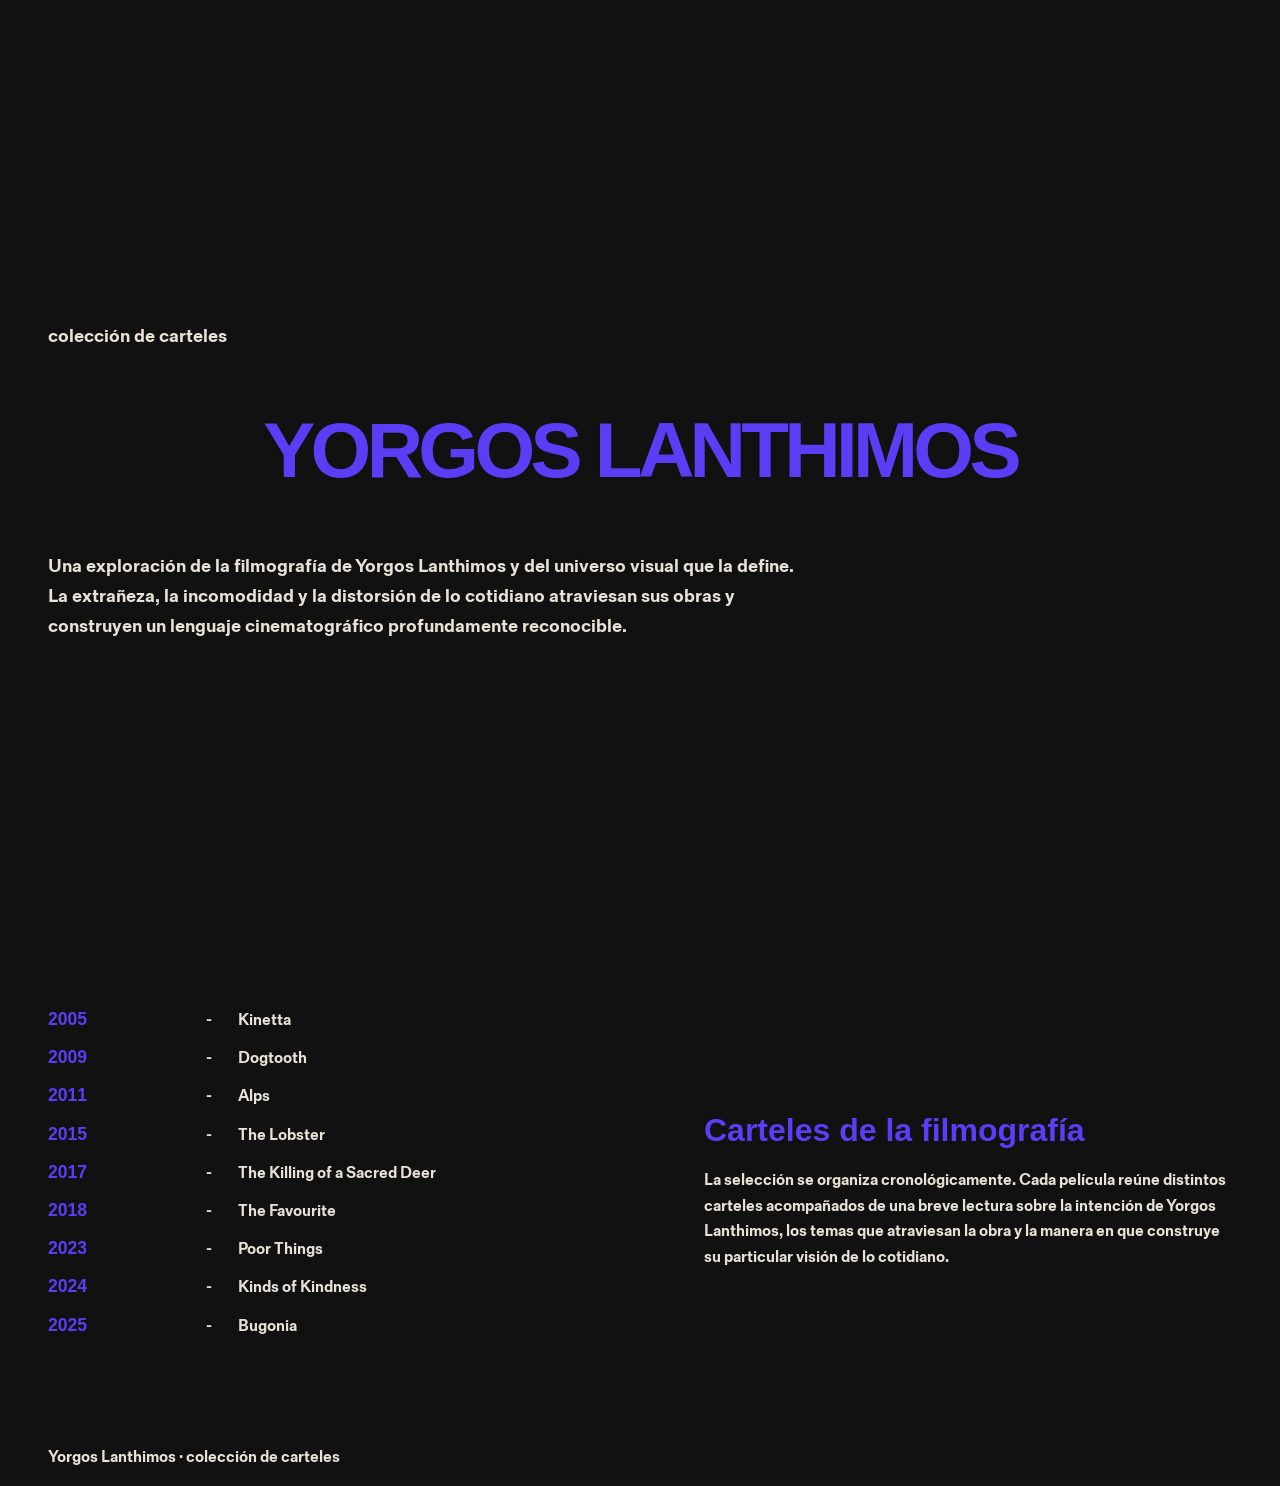
<file: index.html>
<!DOCTYPE html>
<html lang="es">
  <head>
    <meta charset="UTF-8" />
    <meta name="viewport" content="width=device-width, initial-scale=1.0" />
    <meta
      name="description"
      content="Colección de carteles de las películas dirigidas por Yorgos Lanthimos, organizada por año de estreno."
    />
    <title>Yorgos Lanthimos — Carteles</title>
    <link rel="icon" href="favicon.ico" />
    <link rel="stylesheet" href="./css/style.css" />
    <style>
      /* Keep index links visually identical to the existing list */
      .chron-list li { display: block; }
      .chron-list a {
        color: inherit;
        text-decoration: none;
        display: grid;
        grid-template-columns: 150px 24px minmax(0, 1fr);
        column-gap: 8px;
        align-items: baseline;
        width: fit-content;
      }
      .chron-list .film-name {
        white-space: nowrap;
      }

      @media (max-width: 767px) {
        .chron-list a {
          grid-template-columns: 82px 18px minmax(0, 1fr);
          width: 100%;
          max-width: 100%;
        }

        .chron-list .film-name {
          white-space: normal;
        }
      }

      @media (max-width: 480px) {
        .chron-list a {
          grid-template-columns: 72px 14px minmax(0, 1fr);
        }
      }
    </style>
  </head>
  <body>
    <header class="page-header hero">
      <p class="eyebrow hero-eyebrow">colección de carteles</p>
      <h1 class="hero-title"><span class="hero-title-line hero-title-line-top">Yorgos</span> <span class="hero-title-line hero-title-line-bottom">Lanthimos</span></h1>
      <p class="intro-text hero-intro">
        Una exploración de la filmografía de Yorgos Lanthimos y del universo visual que la define. La extrañeza, la incomodidad y la distorsión de lo cotidiano atraviesan sus obras y construyen un lenguaje cinematográfico profundamente reconocible.
      </p>

      <nav aria-label="Navegación por años" class="hero-nav">
        <ul class="year-nav">
          <li><a href="#2005">2005, Kinetta</a></li>
          <li><a href="#2009">2009, Dogtooth</a></li>
          <li><a href="#2011">2011, Alps</a></li>
          <li><a href="#2015">2015, The Lobster</a></li>
          <li><a href="#2017">2017, The Killing of a Sacred Deer</a></li>
          <li><a href="#2018">2018, The Favourite</a></li>
          <li><a href="#2023">2023, Poor Things</a></li>
          <li><a href="#2024">2024, Kinds of Kindness</a></li>
          <li><a href="#2025">2025, Bugonia</a></li>
        </ul>
      </nav>
    </header>

    <main id="contenido">
      <section class="collection-intro section-intro" id="indice" aria-labelledby="collection-title">
        <div class="left-col">
          <ul class="chron-list">
            <li><a class="film-index-link" href="./kinetta/"><span class="year">2005</span><span class="dash">-</span><span class="film-name">Kinetta</span></a></li>
            <li><a class="film-index-link" href="./dogtooth/"><span class="year">2009</span><span class="dash">-</span><span class="film-name">Dogtooth</span></a></li>
            <li><a class="film-index-link" href="./alps/"><span class="year">2011</span><span class="dash">-</span><span class="film-name">Alps</span></a></li>
            <li><a class="film-index-link" href="./the-lobster/"><span class="year">2015</span><span class="dash">-</span><span class="film-name">The Lobster</span></a></li>
            <li><a class="film-index-link" href="./the-killing-of-a-sacred-deer/"><span class="year">2017</span><span class="dash">-</span><span class="film-name">The Killing of a Sacred Deer</span></a></li>
            <li><a class="film-index-link" href="./the-favourite/"><span class="year">2018</span><span class="dash">-</span><span class="film-name">The Favourite</span></a></li>
            <li><a class="film-index-link" href="./poor-things/"><span class="year">2023</span><span class="dash">-</span><span class="film-name">Poor Things</span></a></li>
            <li><a class="film-index-link" href="./kinds-of-kindness/"><span class="year">2024</span><span class="dash">-</span><span class="film-name">Kinds of Kindness</span></a></li>
            <li><a class="film-index-link" href="./bugonia/"><span class="year">2025</span><span class="dash">-</span><span class="film-name">Bugonia</span></a></li>
          </ul>
        </div>

        <div class="right-col">
          <h2 id="collection-title">Carteles de la filmografía</h2>
          <p>
            La selección se organiza cronológicamente. Cada película reúne distintos carteles acompañados de una breve lectura sobre la intención de Yorgos Lanthimos, los temas que atraviesan la obra y la manera en que construye su particular visión de lo cotidiano.
          </p>
        </div>
      </section>
    </main>

    <footer class="page-footer">
      <p>Yorgos Lanthimos · colección de carteles</p>
    </footer>
  </body>
</html>
</file>
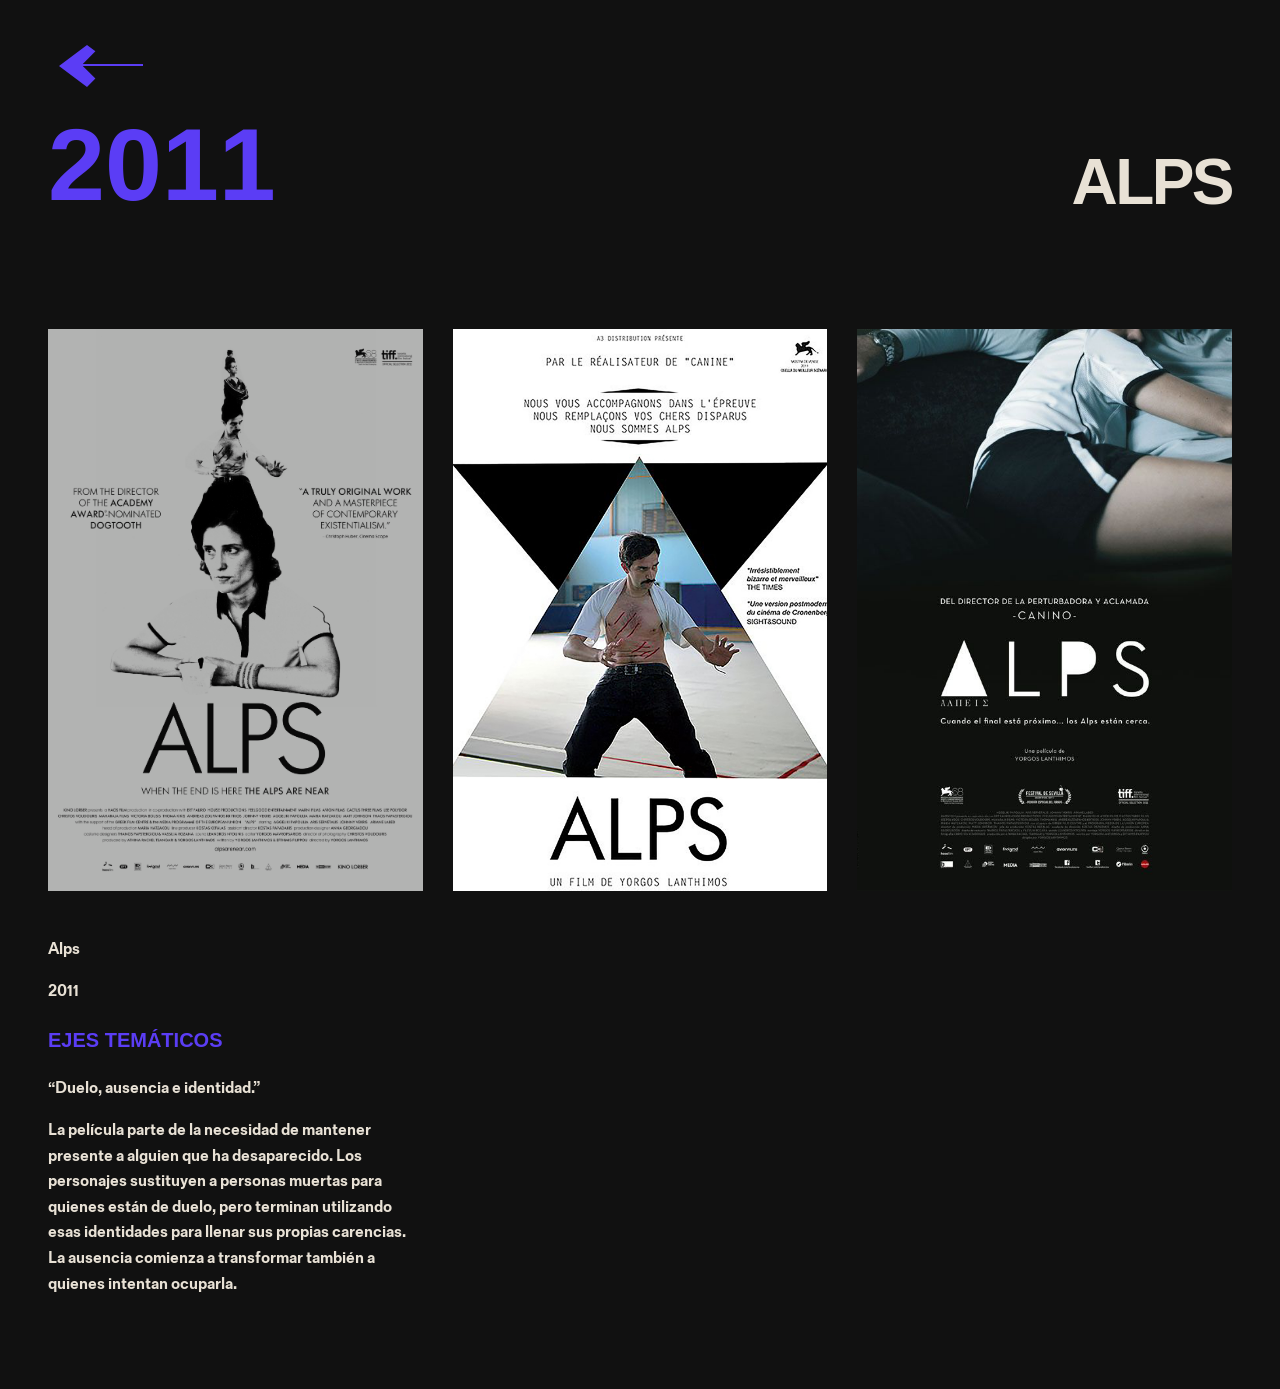
<file: alps/index.html>
<!DOCTYPE html>
<html lang="es">
  <head>
    <meta charset="utf-8" />
    <meta name="viewport" content="width=device-width, initial-scale=1" />
    <title>Alps — 2011</title>
    <link rel="stylesheet" href="../css/style.css" />
  </head>
  <body class="film-page-alps">
    <main>
      <a class="back-link" href="../#indice" aria-label="Volver al índice">
        <svg viewBox="0 0 140 60" role="img" aria-hidden="true">
          <path d="M126 27H34l18-18L40 0 0 30l40 30 12-12-18-18h86v-3z"/>
        </svg>
      </a>

      <section id="2011" class="year-section" aria-labelledby="2011-title">
        <div class="film-heading-row">
          <h2 class="film-header-year" id="2011-title">2011</h2>
          <h3 class="film-header-title">ALPS</h3>
        </div>

        <div class="poster-grid">
          <article class="poster-card">
            <figure class="poster-figure">
              <img class="poster-image" src="../img/posters/poster%203/3.jpg" alt="Cartel de Alps" />
            </figure>
          </article>

          <article class="poster-card">
            <figure class="poster-figure">
              <img class="poster-image" src="../img/posters/poster%203/3.1.jpg" alt="Cartel de Alps" />
            </figure>
          </article>

          <article class="poster-card">
            <figure class="poster-figure">
              <img class="poster-image" src="../img/posters/poster%203/3.2.jpg" alt="Cartel de Alps" />
            </figure>
          </article>

        <div class="poster-copy">
          <p class="film-kicker">Alps</p>
          <p>2011</p>
          <h3>EJES TEMÁTICOS</h3>
          <p><strong>“Duelo, ausencia e identidad.”</strong></p>
          <p>
            La película parte de la necesidad de mantener presente a alguien que ha
            desaparecido. Los personajes sustituyen a personas muertas para quienes están
            de duelo, pero terminan utilizando esas identidades para llenar sus propias
            carencias. La ausencia comienza a transformar también a quienes intentan
            ocuparla.
          </p>
          </div>
        </div>
        </section>
    </main>
  </body>
</html>
</file>
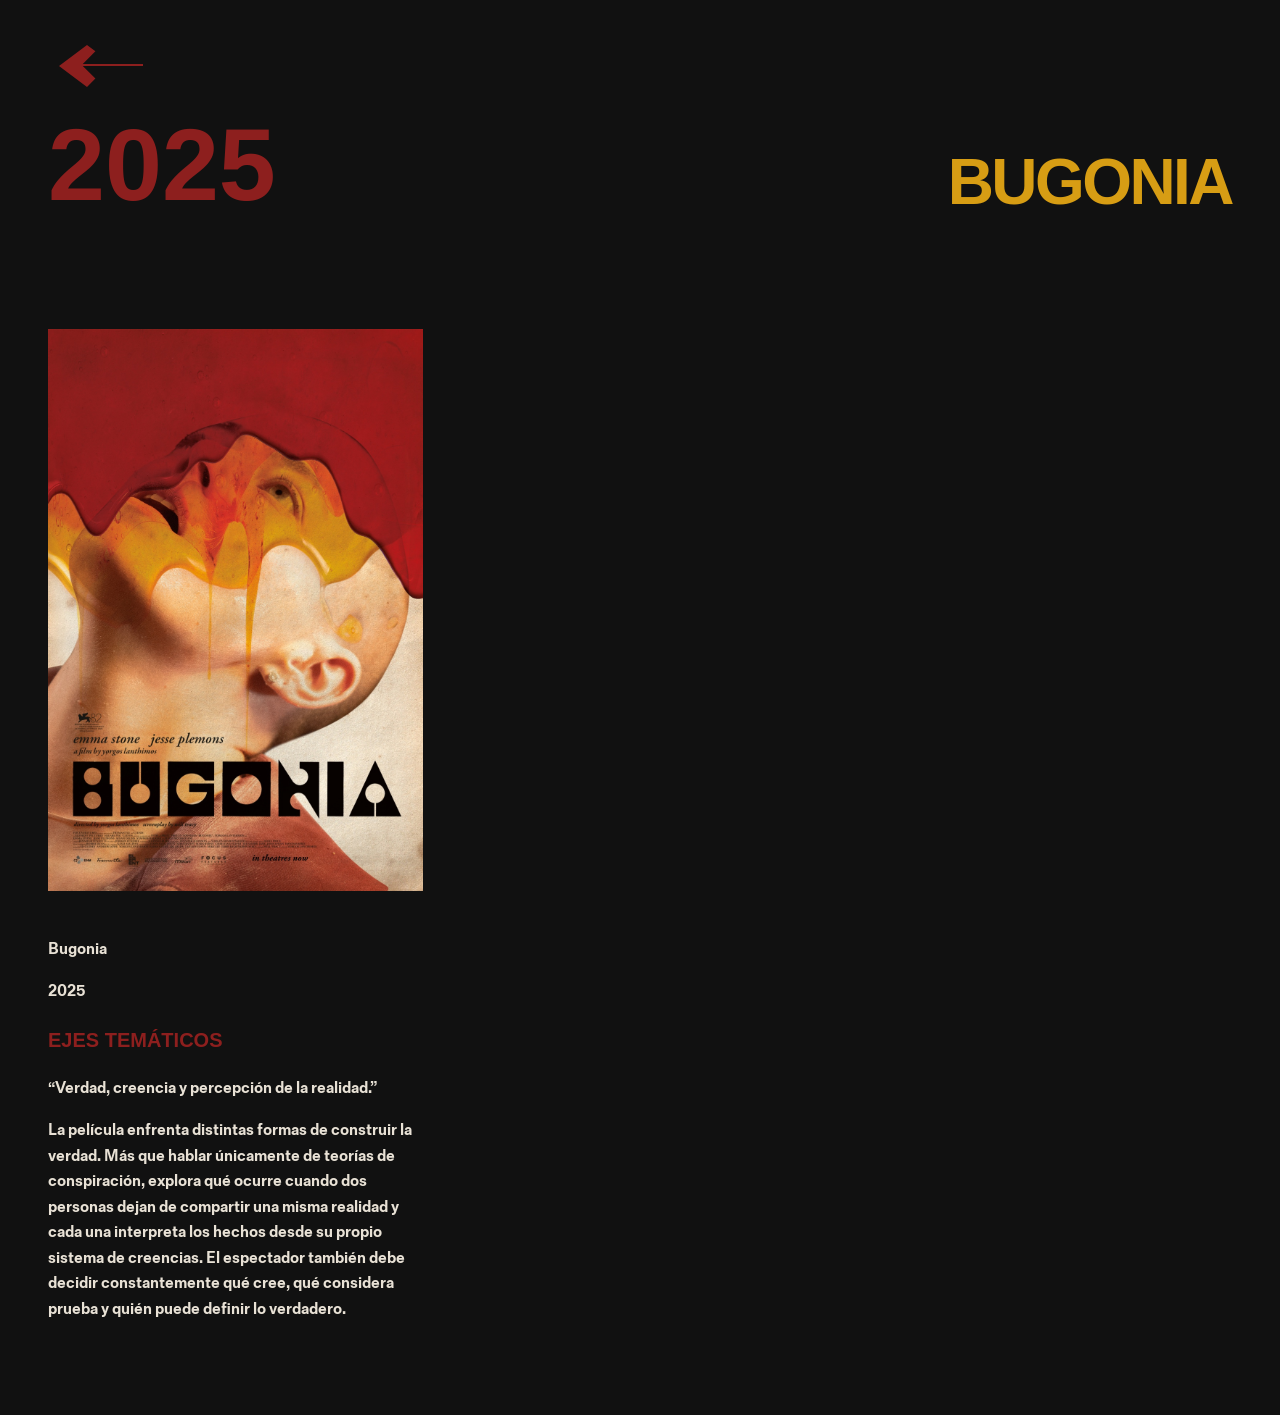
<file: bugonia/index.html>
<!DOCTYPE html>
<html lang="es">
  <head>
    <meta charset="utf-8" />
    <meta name="viewport" content="width=device-width, initial-scale=1" />
    <title>Bugonia — 2025</title>
    <link rel="stylesheet" href="../css/style.css" />
    <style>
      :root {
        --color-accent: color(srgb 0.5549 0.1216 0.1192);
      }
    </style>
  </head>
  <body class="film-page-bugonia">
    <main>
      <a class="back-link" href="../#indice" aria-label="Volver al índice">
        <svg viewBox="0 0 140 60" role="img" aria-hidden="true">
          <path d="M126 27H34l18-18L40 0 0 30l40 30 12-12-18-18h86v-3z"/>
        </svg>
      </a>

      <section id="2025" class="year-section" aria-labelledby="2025-title">
        <div class="film-heading-row">
          <h2 class="film-header-year" id="2025-title">2025</h2>
          <h3 class="film-header-title">BUGONIA</h3>
        </div>

        <div class="poster-grid">
          <article class="poster-card">
            <figure class="poster-figure">
              <img class="poster-image" src="../img/posters/poster%209/9.jpg" alt="Cartel oficial de Bugonia" />
            </figure>
          </article>

        <div class="poster-copy">
          <p class="film-kicker">Bugonia</p>
          <p>2025</p>
          <h3>EJES TEMÁTICOS</h3>
          <p><strong>“Verdad, creencia y percepción de la realidad.”</strong></p>
          <p>
            La película enfrenta distintas formas de construir la verdad. Más que hablar
            únicamente de teorías de conspiración, explora qué ocurre cuando dos personas
            dejan de compartir una misma realidad y cada una interpreta los hechos desde
            su propio sistema de creencias. El espectador también debe decidir
            constantemente qué cree, qué considera prueba y quién puede definir lo
            verdadero.
          </p>
          </div>
        </div>
        </section>
    </main>
  </body>
</html>
</file>
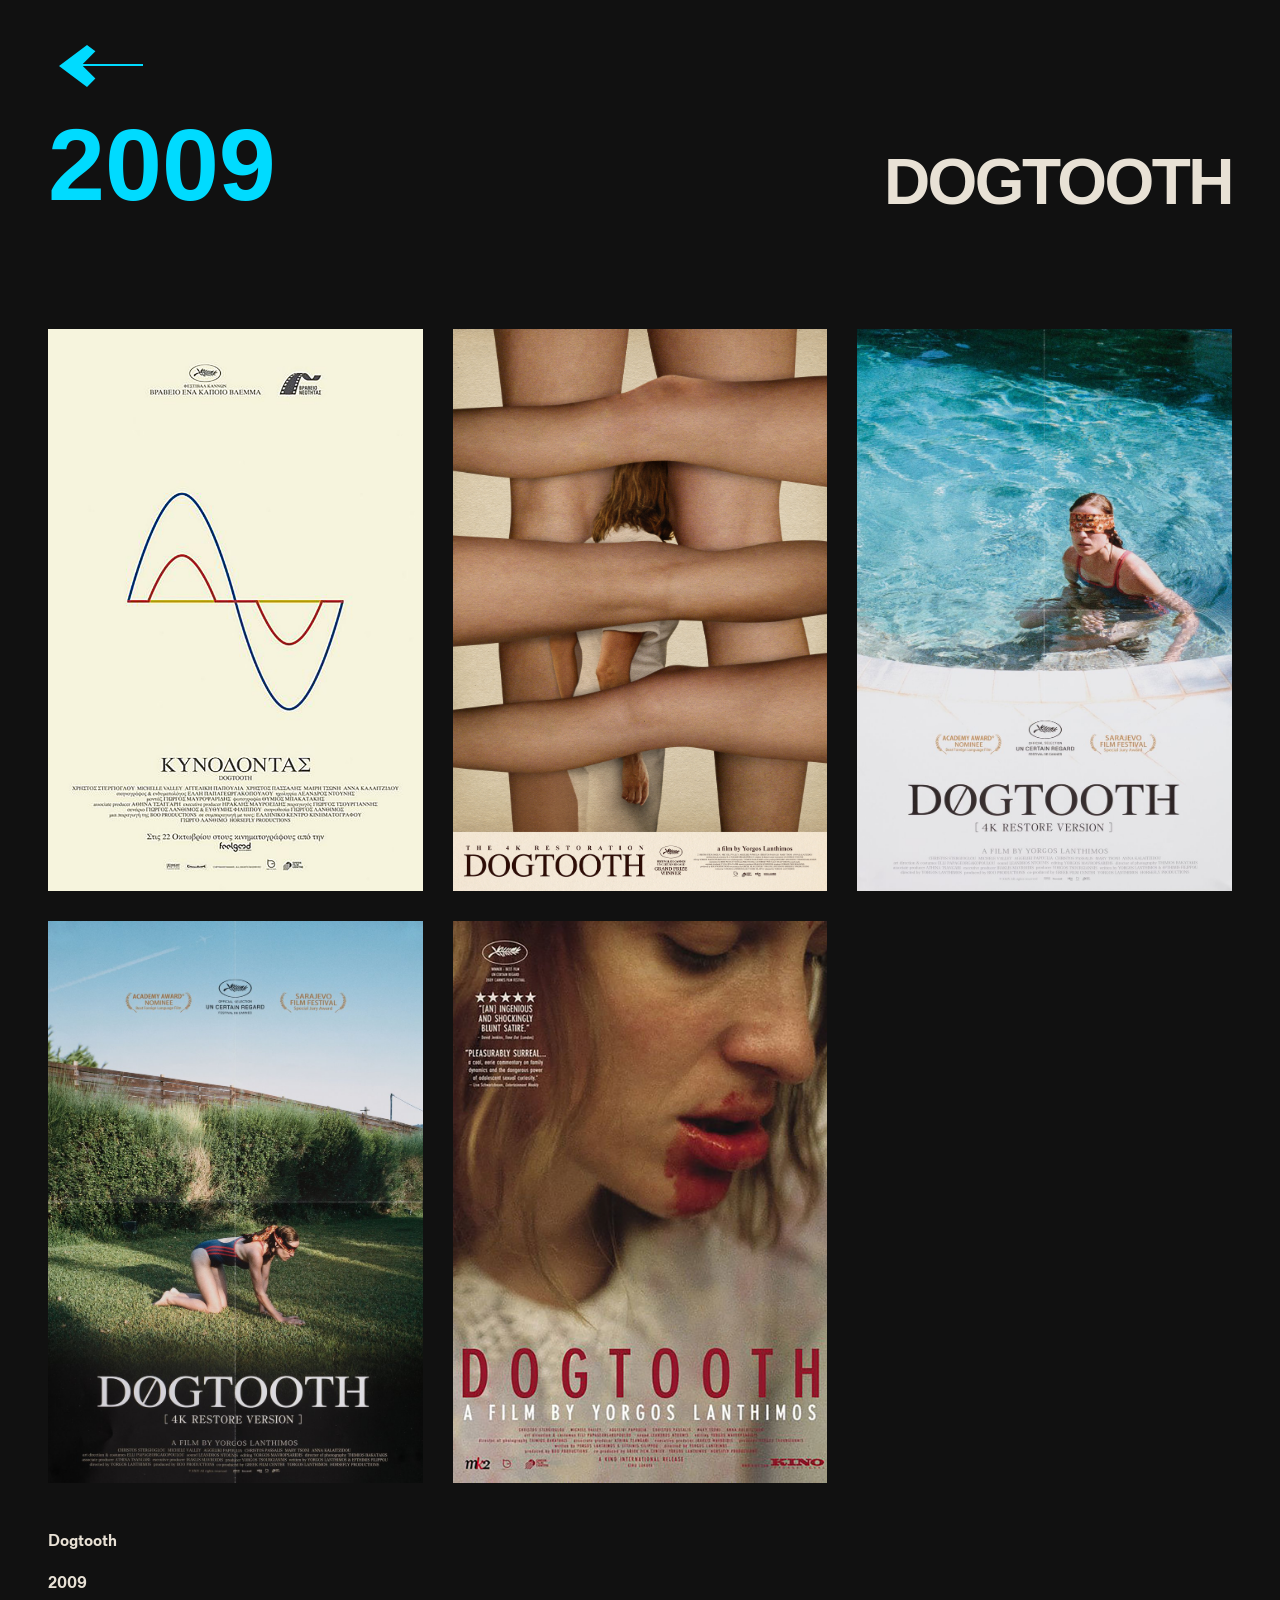
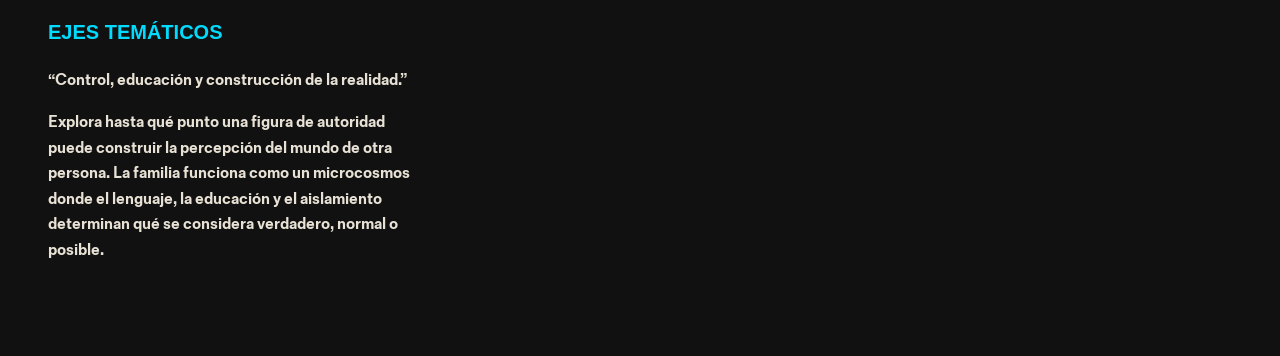
<file: dogtooth/index.html>
<!DOCTYPE html>
<html lang="es">
  <head>
    <meta charset="utf-8" />
    <meta name="viewport" content="width=device-width, initial-scale=1" />
    <title>Dogtooth — 2009</title>
    <link rel="stylesheet" href="../css/style.css" />
  </head>
  <body class="film-page-dogtooth">
    <main>
      <a class="back-link" href="../#indice" aria-label="Volver al índice">
        <svg viewBox="0 0 140 60" role="img" aria-hidden="true">
          <path d="M126 27H34l18-18L40 0 0 30l40 30 12-12-18-18h86v-3z"/>
        </svg>
      </a>

      <section id="2009" class="year-section" aria-labelledby="2009-title">
        <div class="film-heading-row">
          <h2 class="film-header-year" id="2009-title">2009</h2>
          <h3 class="film-header-title">DOGTOOTH</h3>
        </div>

        <div class="poster-grid">
          <article class="poster-card">
            <figure class="poster-figure">
              <img class="poster-image" src="../img/posters/poster%202/2.jpg" alt="Cartel de Dogtooth" />
            </figure>
          </article>

          <article class="poster-card">
            <figure class="poster-figure">
              <img class="poster-image" src="../img/posters/poster%202/2.1.jpg" alt="Cartel de Dogtooth" />
            </figure>
          </article>

          <article class="poster-card">
            <figure class="poster-figure">
              <img class="poster-image" src="../img/posters/poster%202/2.2.jpg" alt="Cartel de Dogtooth" />
            </figure>
          </article>

          <article class="poster-card">
            <figure class="poster-figure">
              <img class="poster-image" src="../img/posters/poster%202/2.3.jpg" alt="Cartel de Dogtooth" />
            </figure>
          </article>

          <article class="poster-card">
            <figure class="poster-figure">
              <img class="poster-image" src="../img/posters/poster%202/2.4.jpg" alt="Cartel de Dogtooth" />
            </figure>
          </article>

          <div class="poster-copy">
          <p class="film-kicker">Dogtooth</p>
          <p>2009</p>
          <h3>EJES TEMÁTICOS</h3>
          <p><strong>“Control, educación y construcción de la realidad.”</strong></p>
          <p>
            Explora hasta qué punto una figura de autoridad puede construir la percepción
            del mundo de otra persona. La familia funciona como un microcosmos donde el
            lenguaje, la educación y el aislamiento determinan qué se considera verdadero,
            normal o posible.
            </p>
          </div>
        </div>
      </section>
    </main>
  </body>
</html>
</file>
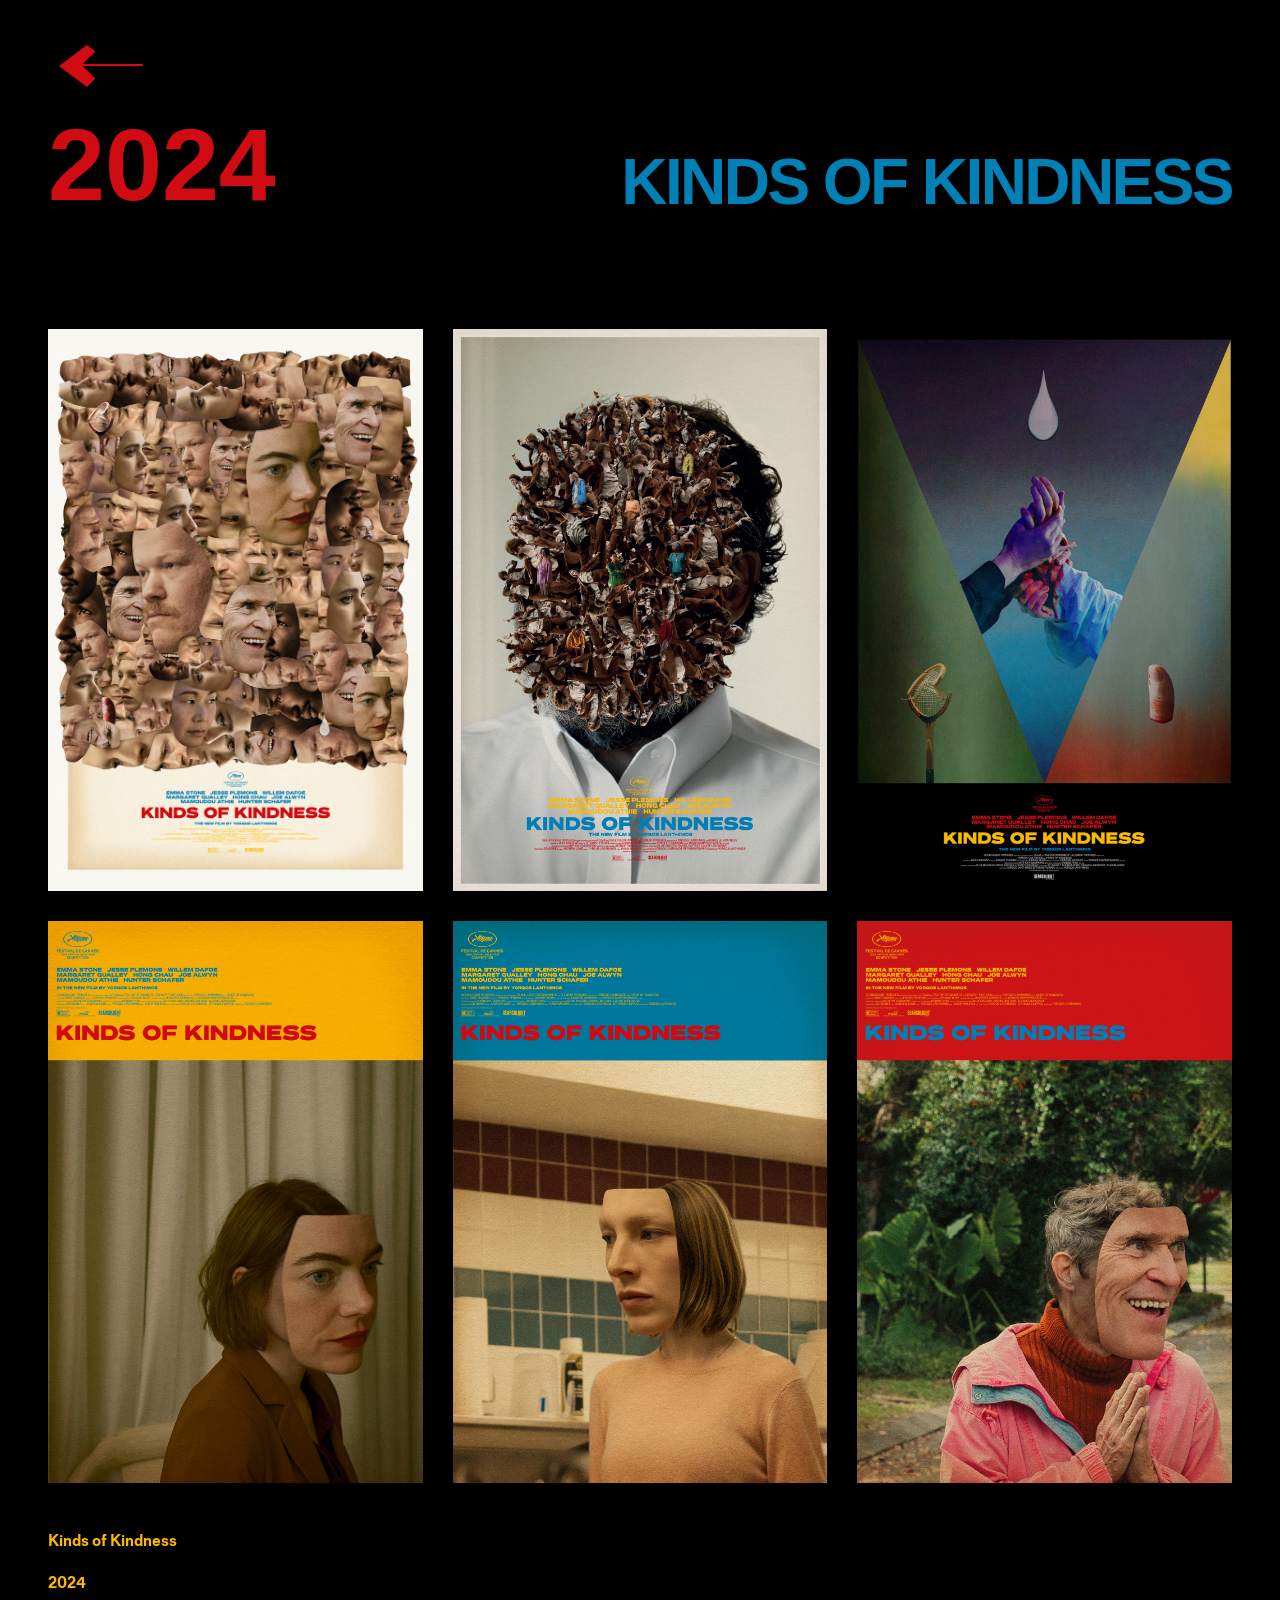
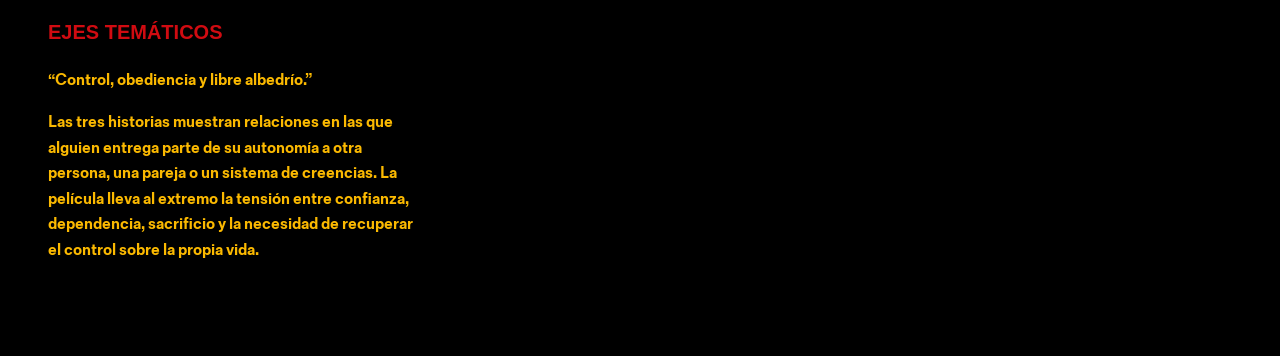
<file: kinds-of-kindness/index.html>
<!DOCTYPE html>
<html lang="es">
  <head>
    <meta charset="utf-8" />
    <meta name="viewport" content="width=device-width, initial-scale=1" />
    <title>Kinds of Kindness — 2024</title>
    <link rel="stylesheet" href="../css/style.css" />
    <style>
      :root {
        --color-text: blue;
        --color-background: rgb(0, 0, 0);
        --color-accent: rgb(255, 0, 0);
      }
    </style>
  </head>
  <body class="film-page-kinds-of-kindness">
    <main>
      <a class="back-link" href="../#indice" aria-label="Volver al índice">
        <svg viewBox="0 0 140 60" role="img" aria-hidden="true">
          <path d="M126 27H34l18-18L40 0 0 30l40 30 12-12-18-18h86v-3z"/>
        </svg>
      </a>

      <section id="2024" class="year-section" aria-labelledby="2024-title">
        <div class="film-heading-row">
          <h2 class="film-header-year" id="2024-title">2024</h2>
          <h3 class="film-header-title">KINDS OF KINDNESS</h3>
        </div>

        <div class="poster-grid">
          <article class="poster-card">
            <figure class="poster-figure">
              <img class="poster-image" src="../img/posters/poster%208/8.avif" alt="Cartel de Kinds of Kindness" />
            </figure>
          </article>

          <article class="poster-card">
            <figure class="poster-figure">
              <img class="poster-image" src="../img/posters/poster%208/8.1.jpg" alt="Cartel de Kinds of Kindness" />
            </figure>
          </article>

          <article class="poster-card">
            <figure class="poster-figure">
              <img class="poster-image" src="../img/posters/poster%208/8.2.jpg" alt="Cartel de Kinds of Kindness" />
            </figure>
          </article>

          <article class="poster-card">
            <figure class="poster-figure">
              <img class="poster-image" src="../img/posters/poster%208/8.3.jpg" alt="Cartel de Kinds of Kindness" />
            </figure>
          </article>

          <article class="poster-card">
            <figure class="poster-figure">
              <img class="poster-image" src="../img/posters/poster%208/8.4.jpg" alt="Cartel de Kinds of Kindness" />
            </figure>
          </article>

          <article class="poster-card">
            <figure class="poster-figure">
              <img class="poster-image" src="../img/posters/poster%208/8.5.jpg" alt="Cartel de Kinds of Kindness" />
            </figure>
          </article>

        <div class="poster-copy">
          <p class="film-kicker">Kinds of Kindness</p>
          <p>2024</p>
          <h3>EJES TEMÁTICOS</h3>
          <p><strong>“Control, obediencia y libre albedrío.”</strong></p>
          <p>
            Las tres historias muestran relaciones en las que alguien entrega parte de su
            autonomía a otra persona, una pareja o un sistema de creencias. La película
            lleva al extremo la tensión entre confianza, dependencia, sacrificio y la
            necesidad de recuperar el control sobre la propia vida.
          </p>
          </div>
        </div>
        </section>
    </main>
  </body>
</html>
</file>
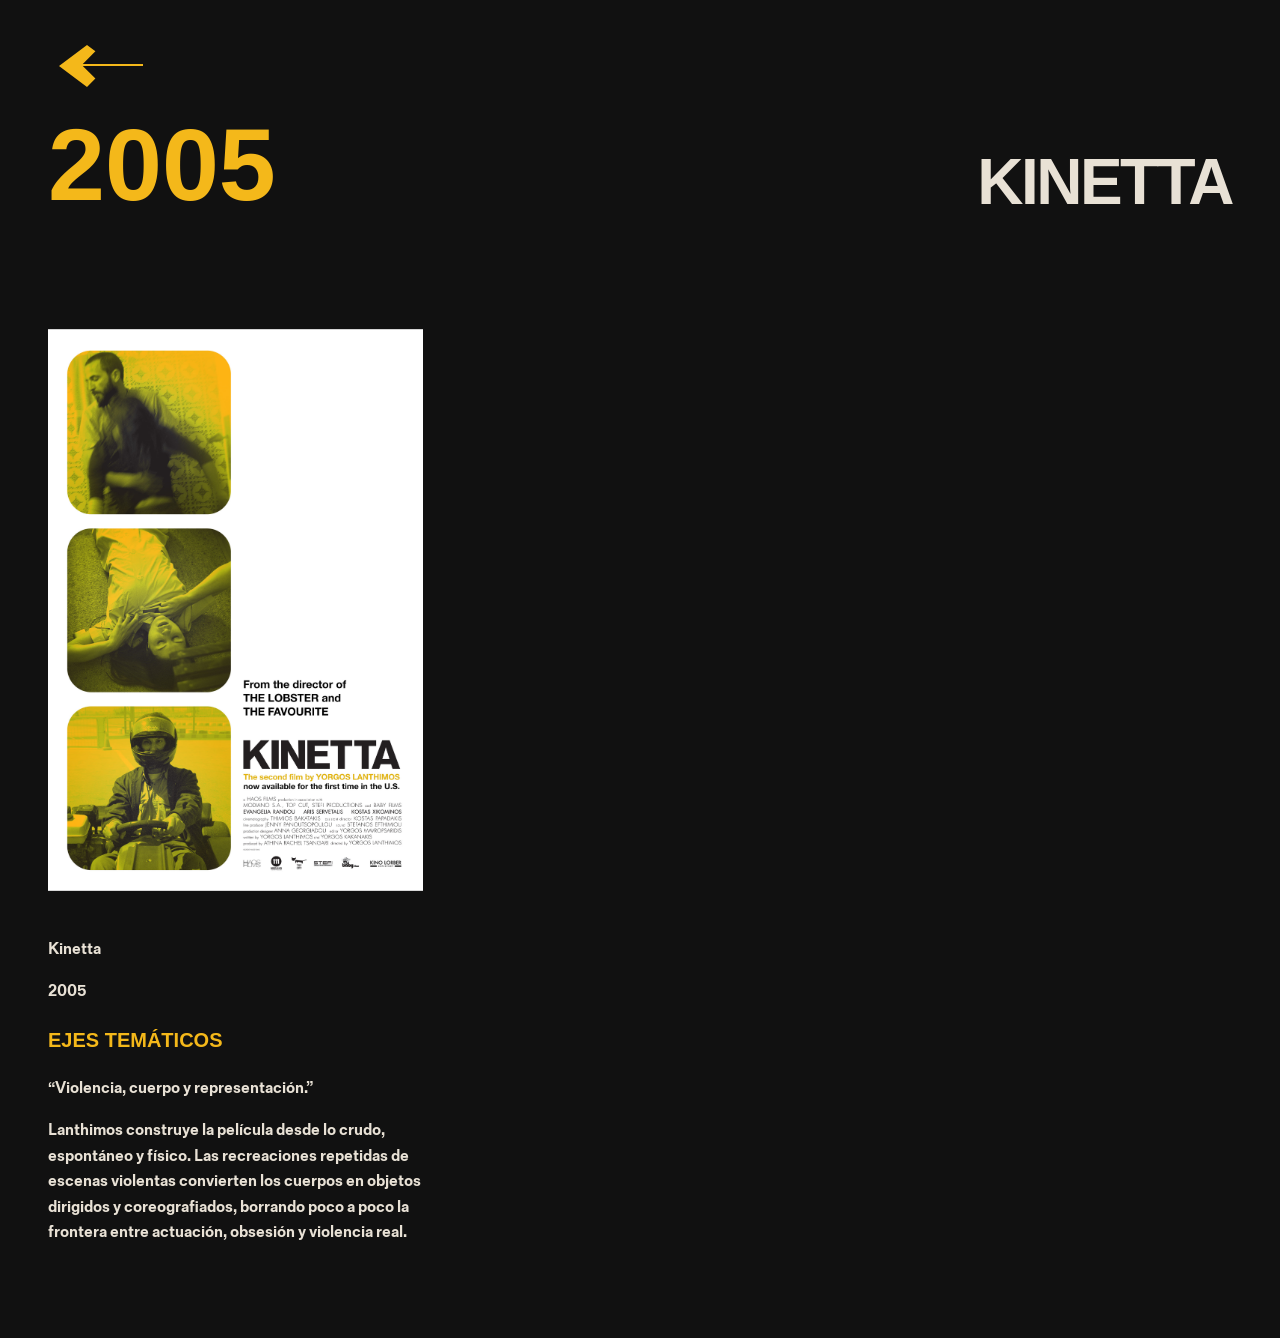
<file: kinetta/index.html>
<!DOCTYPE html>
<html lang="es">
  <head>
    <meta charset="utf-8" />
    <meta name="viewport" content="width=device-width, initial-scale=1" />
    <title>Kinetta — 2005</title>
    <link rel="stylesheet" href="../css/style.css" />
  </head>
  <body class="film-page film-page-kinetta">
    <main>
      <a class="back-link" href="../#indice" aria-label="Volver al índice">
        <svg viewBox="0 0 140 60" role="img" aria-hidden="true">
          <path d="M126 27H34l18-18L40 0 0 30l40 30 12-12-18-18h86v-3z"/>
        </svg>
      </a>

      <section id="2005" class="year-section" aria-labelledby="2005-title">
        <div class="film-heading-row">
          <h2 class="film-header-year" id="2005-title">2005</h2>
          <h3 class="film-header-title">KINETTA</h3>
        </div>

        <div class="poster-grid">
          <article class="poster-card">
            <figure class="poster-figure">
              <img class="poster-image" src="../img/posters/poster%201/1.jpg" alt="Cartel de Kinetta de Yorgos Lanthimos" />
            </figure>
          </article>

          <div class="poster-copy">
            <p class="film-kicker">Kinetta</p>
            <p>2005</p>
            <h3>EJES TEMÁTICOS</h3>
            <p><strong>“Violencia, cuerpo y representación.”</strong></p>
            <p>
              Lanthimos construye la película desde lo crudo, espontáneo y físico. Las
              recreaciones repetidas de escenas violentas convierten los cuerpos en objetos
              dirigidos y coreografiados, borrando poco a poco la frontera entre actuación,
              obsesión y violencia real.
            </p>
          </div>
        </div>
      </section>
    </main>
  </body>
</html>
</file>
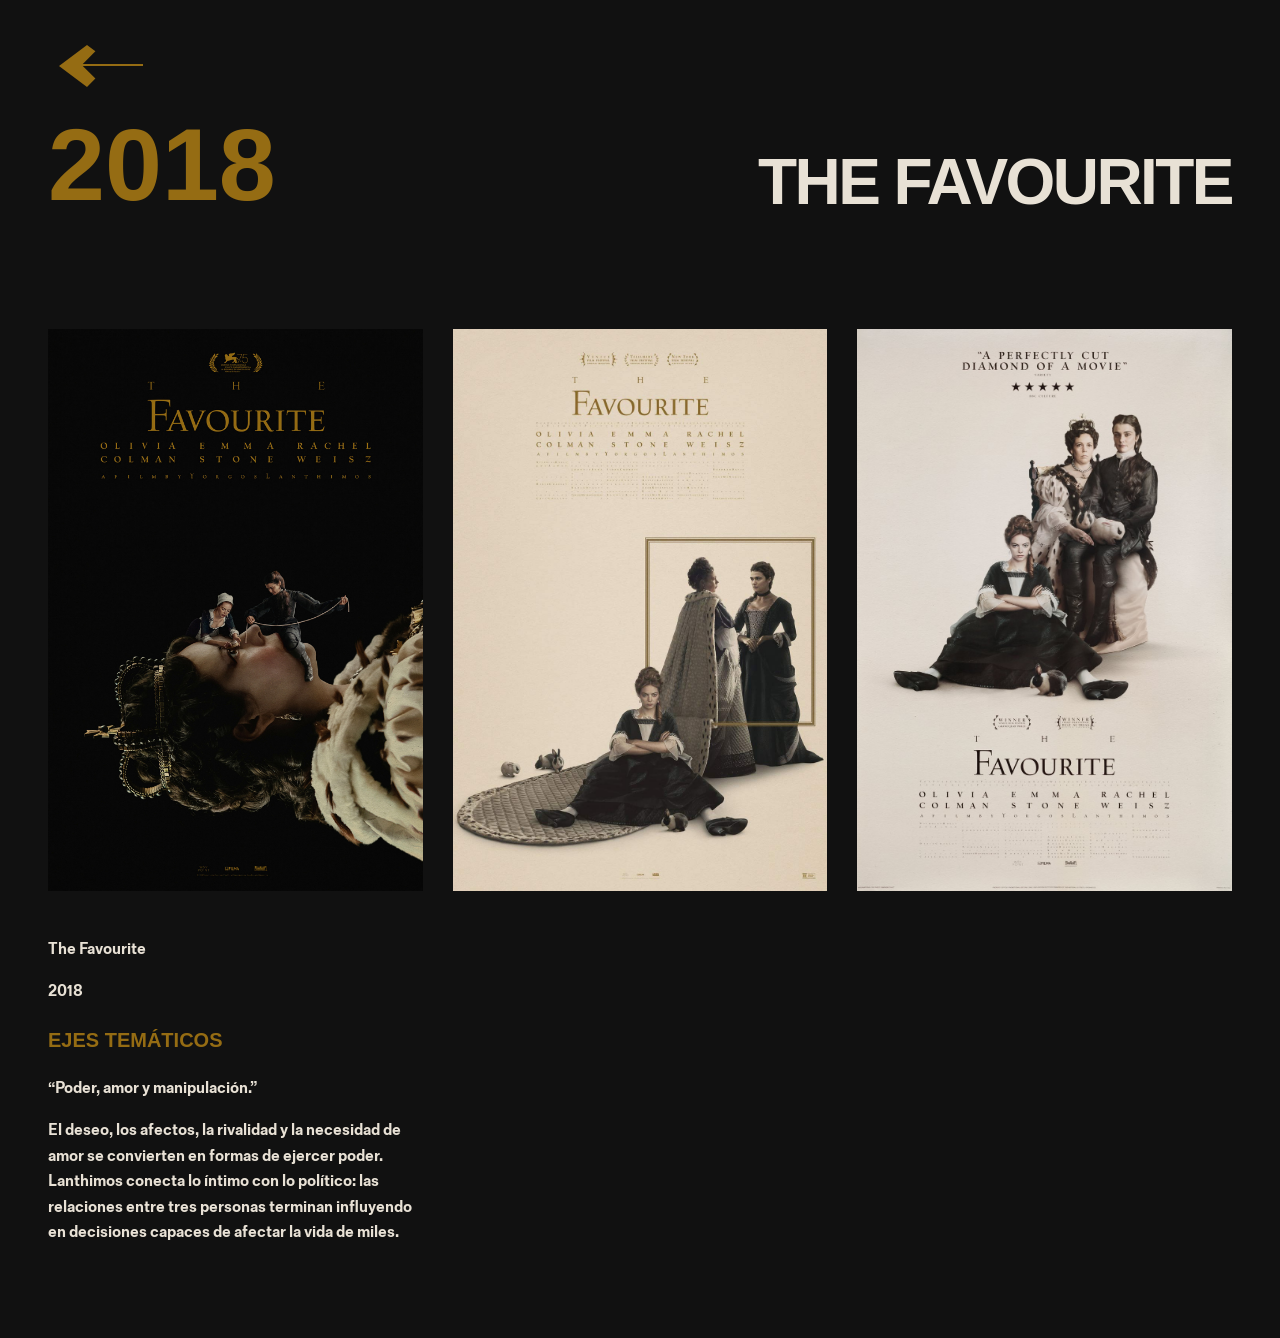
<file: the-favourite/index.html>
<!DOCTYPE html>
<html lang="es">
  <head>
    <meta charset="utf-8" />
    <meta name="viewport" content="width=device-width, initial-scale=1" />
    <title>The Favourite — 2018</title>
    <link rel="stylesheet" href="../css/style.css" />
  </head>
  <body class="film-page-the-favourite">
    <main>
      <a class="back-link" href="../#indice" aria-label="Volver al índice">
        <svg viewBox="0 0 140 60" role="img" aria-hidden="true">
          <path d="M126 27H34l18-18L40 0 0 30l40 30 12-12-18-18h86v-3z"/>
        </svg>
      </a>

      <section id="2018" class="year-section" aria-labelledby="2018-title">
        <div class="film-heading-row">
          <h2 class="film-header-year" id="2018-title">2018</h2>
          <h3 class="film-header-title">THE FAVOURITE</h3>
        </div>

        <div class="poster-grid">
          <article class="poster-card">
            <figure class="poster-figure">
              <img class="poster-image" src="../img/posters/poster%206/6.jpeg" alt="Cartel principal de The Favourite" />
            </figure>
          </article>

          <article class="poster-card">
            <figure class="poster-figure">
              <img class="poster-image" src="../img/posters/poster%206/6.1.jpg" alt="Cartel de The Favourite" />
            </figure>
          </article>

          <article class="poster-card">
            <figure class="poster-figure">
              <img class="poster-image" src="../img/posters/poster%206/6.2.jpg" alt="Cartel de The Favourite" />
            </figure>
          </article>

        <div class="poster-copy">
          <p class="film-kicker">The Favourite</p>
          <p>2018</p>
          <h3>EJES TEMÁTICOS</h3>
          <p><strong>“Poder, amor y manipulación.”</strong></p>
          <p>
            El deseo, los afectos, la rivalidad y la necesidad de amor se convierten en
            formas de ejercer poder. Lanthimos conecta lo íntimo con lo político: las
            relaciones entre tres personas terminan influyendo en decisiones capaces de
            afectar la vida de miles.
          </p>
          </div>
        </div>
        </section>
    </main>
  </body>
</html>
</file>
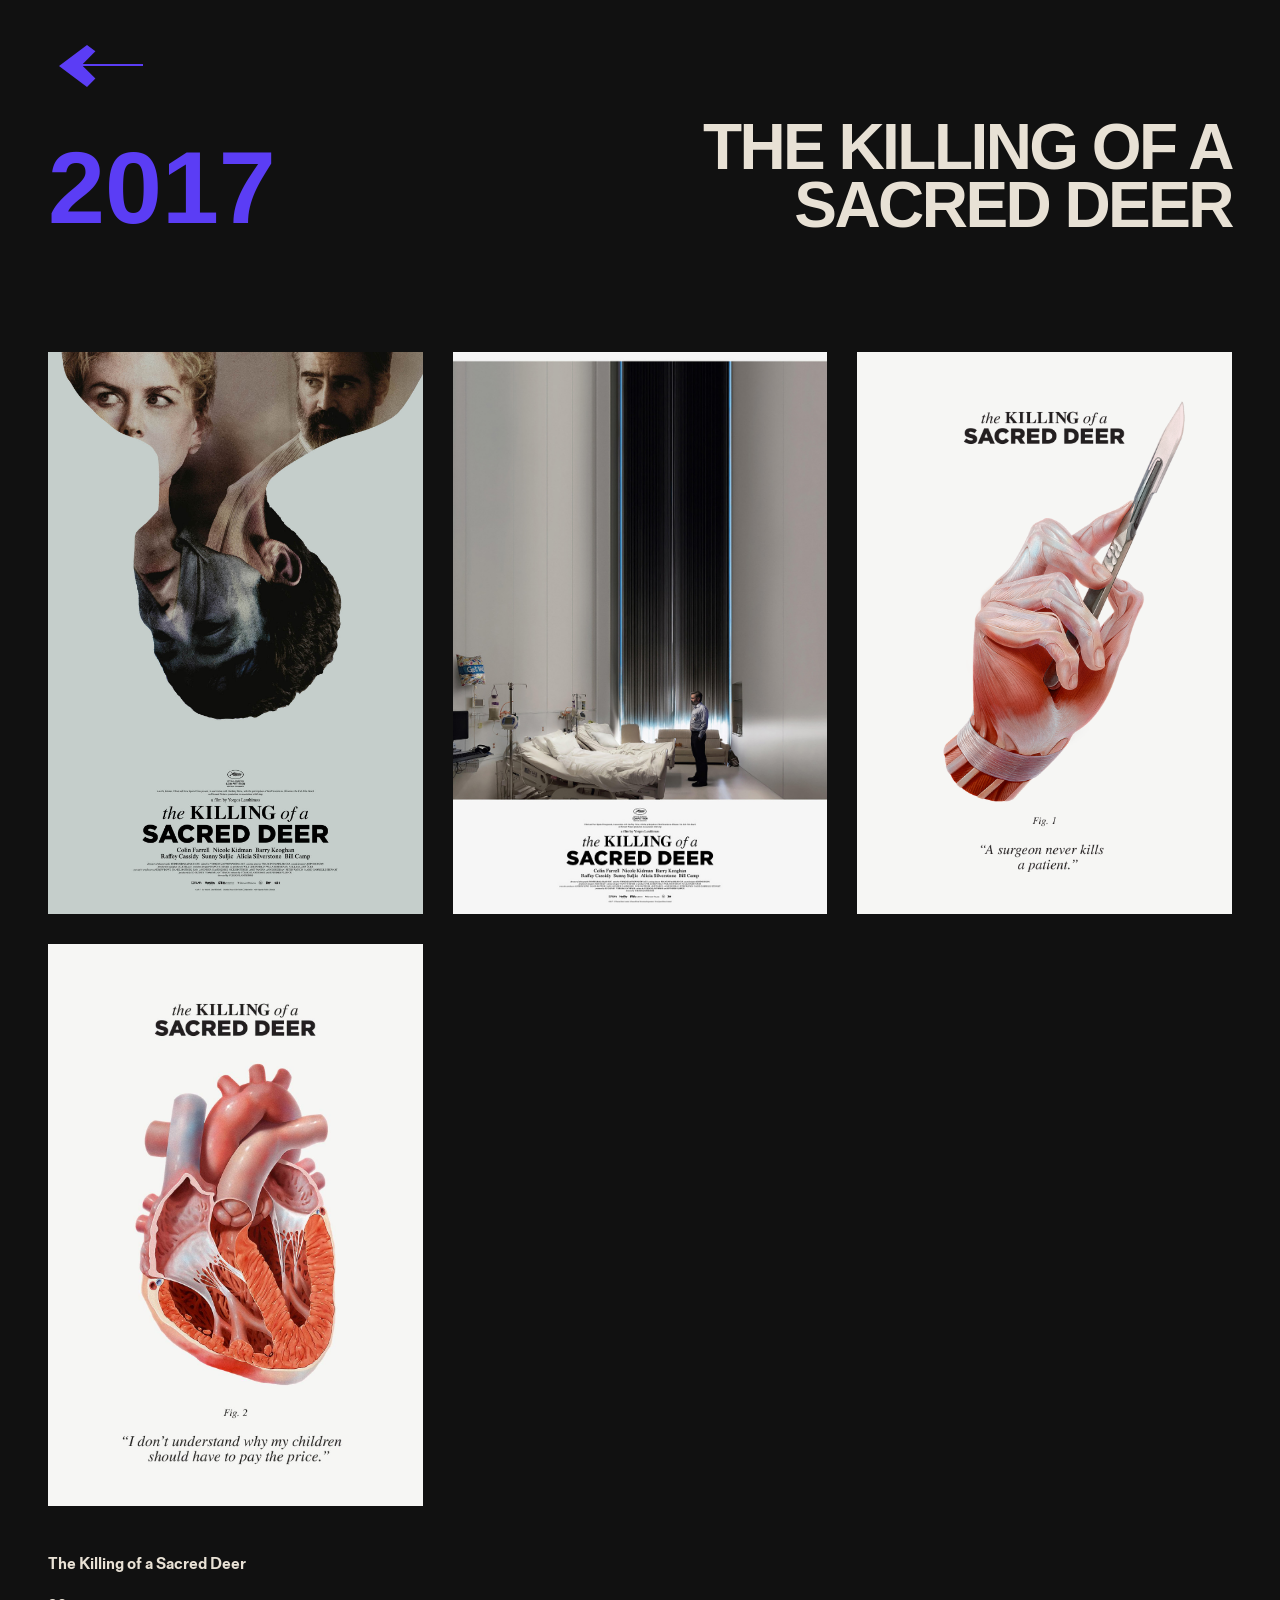
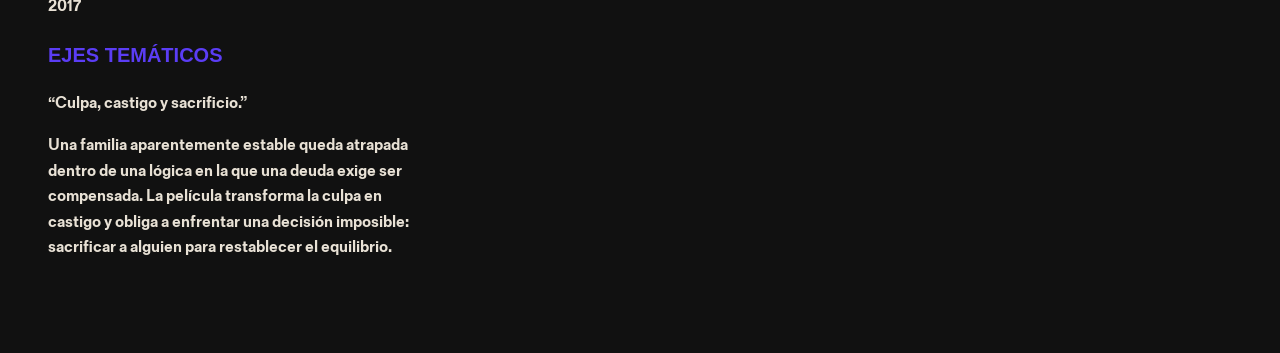
<file: the-killing-of-a-sacred-deer/index.html>
<!DOCTYPE html>
<html lang="es">
  <head>
    <meta charset="utf-8" />
    <meta name="viewport" content="width=device-width, initial-scale=1" />
    <title>The Killing of a Sacred Deer — 2017</title>
    <link rel="stylesheet" href="../css/style.css" />
  </head>
  <body>
    <main>
      <a class="back-link" href="../#indice" aria-label="Volver al índice">
        <svg viewBox="0 0 140 60" role="img" aria-hidden="true">
          <path d="M126 27H34l18-18L40 0 0 30l40 30 12-12-18-18h86v-3z"/>
        </svg>
      </a>

      <section id="2017" class="year-section" aria-labelledby="2017-title">
        <div class="film-heading-row">
          <h2 class="film-header-year" id="2017-title">2017</h2>
          <h3 class="film-header-title">THE KILLING OF A SACRED DEER</h3>
        </div>

        <div class="poster-grid">
          <article class="poster-card">
            <figure class="poster-figure">
              <img class="poster-image" src="../img/posters/poster%205/5.jpg" alt="Cartel de The Killing of a Sacred Deer" />
            </figure>
          </article>

          <article class="poster-card">
            <figure class="poster-figure">
              <img class="poster-image" src="../img/posters/poster%205/5.1.jpg" alt="Cartel de The Killing of a Sacred Deer" />
            </figure>
          </article>

          <article class="poster-card">
            <figure class="poster-figure">
              <img class="poster-image" src="../img/posters/poster%205/5.3.png" alt="Cartel de The Killing of a Sacred Deer" />
            </figure>
          </article>

          <article class="poster-card">
            <figure class="poster-figure">
              <img class="poster-image" src="../img/posters/poster%205/5.4.jpeg" alt="Cartel de The Killing of a Sacred Deer" />
            </figure>
          </article>

          <div class="poster-copy">
          <p class="film-kicker">The Killing of a Sacred Deer</p>
          <p>2017</p>
          <h3>EJES TEMÁTICOS</h3>
          <p><strong>“Culpa, castigo y sacrificio.”</strong></p>
          <p>
            Una familia aparentemente estable queda atrapada dentro de una lógica en la
            que una deuda exige ser compensada. La película transforma la culpa en
            castigo y obliga a enfrentar una decisión imposible: sacrificar a alguien para
            restablecer el equilibrio.
            </p>
          </div>
        </div>
      </section>
    </main>
  </body>
</html>
</file>
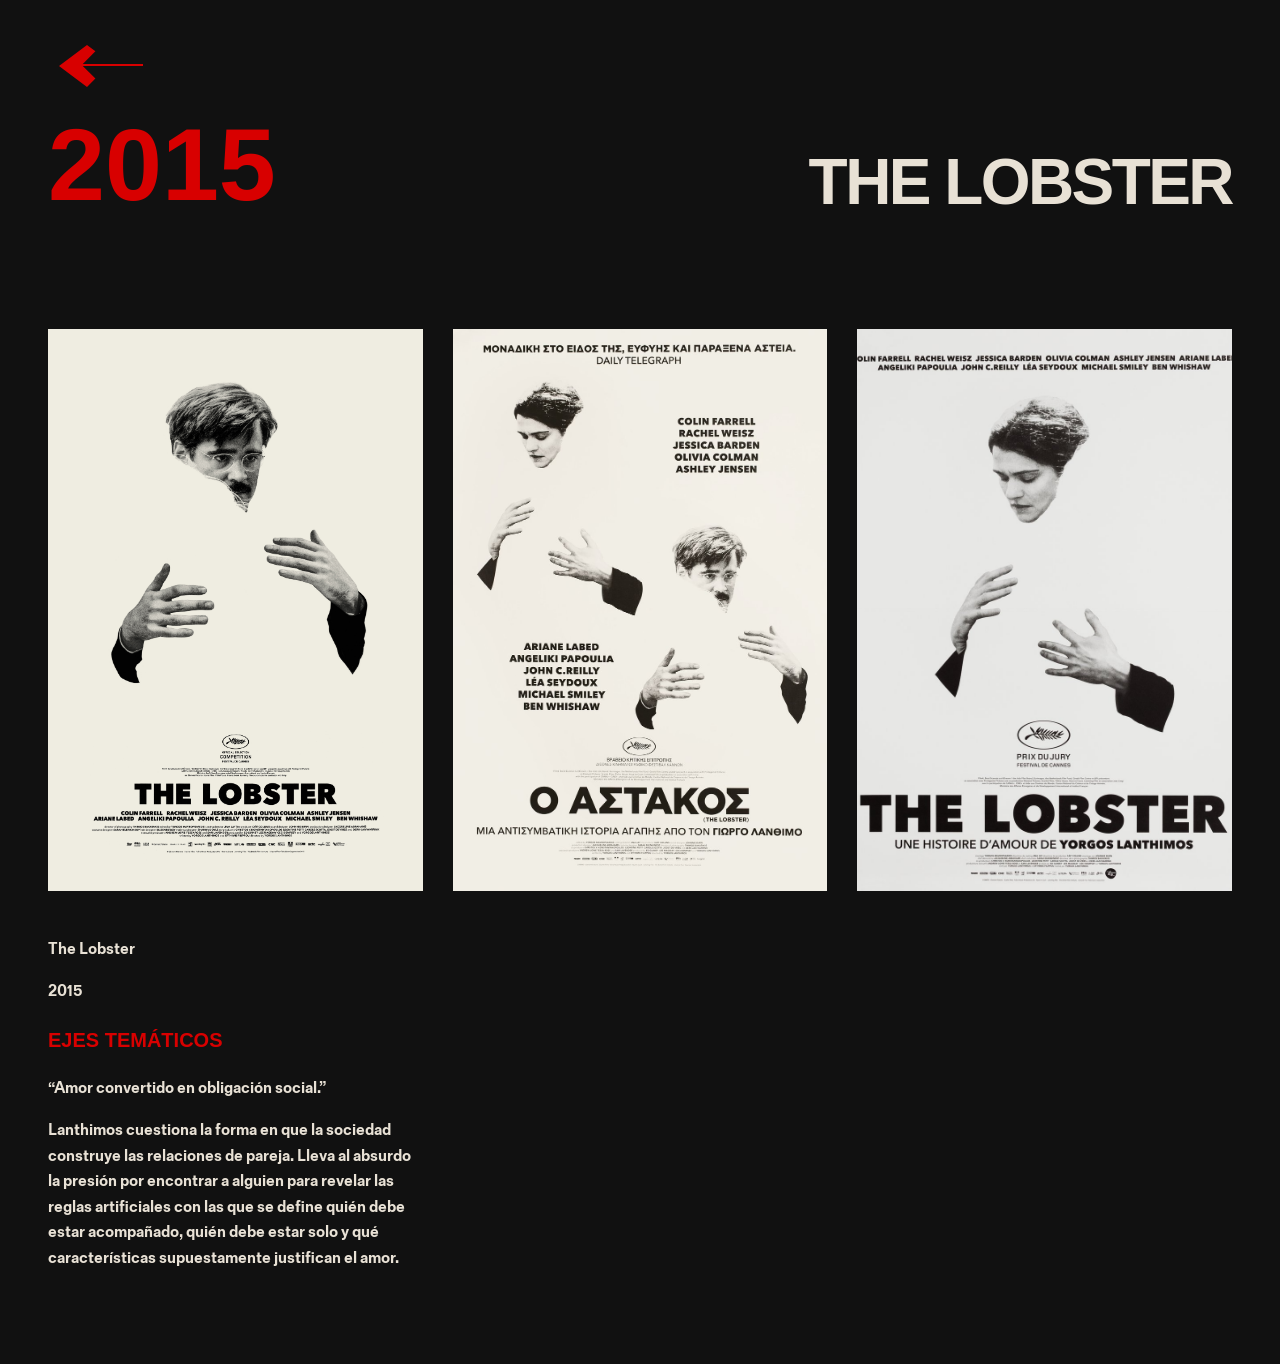
<file: the-lobster/index.html>
<!DOCTYPE html>
<html lang="es">
  <head>
    <meta charset="utf-8" />
    <meta name="viewport" content="width=device-width, initial-scale=1" />
    <title>The Lobster — 2015</title>
    <link rel="stylesheet" href="../css/style.css" />
  </head>
  <body class="film-page-the-lobster">
    <main>
      <a class="back-link" href="../#indice" aria-label="Volver al índice">
        <svg viewBox="0 0 140 60" role="img" aria-hidden="true">
          <path d="M126 27H34l18-18L40 0 0 30l40 30 12-12-18-18h86v-3z"/>
        </svg>
      </a>

      <section id="2015" class="year-section" aria-labelledby="2015-title">
        <div class="film-heading-row">
          <h2 class="film-header-year" id="2015-title">2015</h2>
          <h3 class="film-header-title">THE LOBSTER</h3>
        </div>

        <div class="poster-grid">
          <article class="poster-card">
            <figure class="poster-figure">
              <img class="poster-image" src="../img/posters/poster%204/4.jpeg" alt="Cartel oficial de The Lobster" />
            </figure>
          </article>

          <article class="poster-card">
            <figure class="poster-figure">
              <img class="poster-image" src="../img/posters/poster%204/4.1.jpg" alt="Cartel oficial de The Lobster" />
            </figure>
          </article>

          <article class="poster-card">
            <figure class="poster-figure">
              <img class="poster-image" src="../img/posters/poster%204/4.2.jpg" alt="Cartel oficial de The Lobster" />
            </figure>
          </article>

          <div class="poster-copy">
            <p class="film-kicker">The Lobster</p>
            <p>2015</p>
            <h3>EJES TEMÁTICOS</h3>
            <p><strong>“Amor convertido en obligación social.”</strong></p>
            <p>
              Lanthimos cuestiona la forma en que la sociedad construye las relaciones de
              pareja. Lleva al absurdo la presión por encontrar a alguien para revelar las
              reglas artificiales con las que se define quién debe estar acompañado, quién
              debe estar solo y qué características supuestamente justifican el amor.
            </p>
          </div>
          </div>
      </section>
    </main>
  </body>
</html>
</file>
<file: css/style.css>
/*
  ============================================================
  TOKENS
  ============================================================

  Variables reutilizables para mantener un sistema visual
  consistente en todo el documento.
*/

@import url("https://fonts.cdnfonts.com/css/druk-wide-bold");

@font-face {
  font-family: "Fold Grotesque";
  src: url("../fonts/Fold-Grotesque-Bold.ttf") format("truetype");
  font-weight: 700;
  font-style: normal;
  font-display: swap;
}

:root {

  --paper: #f3f1ed;
  --paper-strong: #e9e4dc;
  --ink: #111111;
  --muted: #5a5a5a;
  --line: #d9d1c6;
  --panel: #faf9f7;

  --color-background: var(--ink);
  --color-text: #E8E1D5;
  --color-accent: #5b3df5;

  --page-margin: clamp(20px, 3.75vw, 60px);

  --font-family-base: "Fold Grotesque", sans-serif;
  --font-family-title: "Druk Wide Bold", sans-serif;

  --font-size-body: 1rem;
  --font-size-h1: 3rem;
  --font-size-h2: 2rem;
  --font-size-h3: 1.25rem;

}

/*
  ============================================================
  SELECTOR UNIVERSAL
  ============================================================
  * funciona como un comodín.
  Selecciona todos los elementos HTML.
*/

* {
  box-sizing: border-box;
}

html,
body {
  width: 100%;
  max-width: 100%;
  overflow-x: hidden;
}

body {
  margin: 0;

  background-color: var(--color-background);
  color: var(--color-text);

  font-family: var(--font-family-base);
  font-size: var(--font-size-body);

  line-height: 1.6;
}

.page-header {
  width: 100%;
  position: relative;
  height: 100vh;
  min-height: 100vh;
  margin: 0 auto;
  overflow: hidden;
}

.hero-eyebrow {
  position: absolute;
  top: calc(50% - 10vw);
  left: var(--page-margin);
  margin: 0;
  text-align: left;
  font-size: inherit;
}

.hero-title {
  position: absolute;
  top: 50%;
  left: 50%;
  transform: translate(-50%, -50%);
  width: max-content;
  max-width: calc(100vw - 120px);
  margin: 0;
  text-align: center;
  white-space: nowrap;
  font-size: clamp(44px, 6.1vw, 120px);
  line-height: 0.9;
  letter-spacing: -0.06em;
  color: #5b3df5;
}

.hero-intro {
  position: absolute;
  left: var(--page-margin);
  top: calc(50% + 8vw);
  width: auto;
  max-width: 720px;
  margin: 0;
  text-align: left;
  font-size: inherit;
}

.hero-nav {
  display: none;
}

.page-header .eyebrow,
.page-header .intro-text {
  font-size: calc(1rem + 2pt);
}

.page-header .eyebrow {
  margin: 0;
}

.page-header h1 {
  margin: 0;
}

.page-header .intro-text {
  max-width: 760px;
  margin: 0 auto;
}

/*
  ============================================================
  JERARQUÍA TIPOGRÁFICA
  ============================================================

  HTML define la jerarquía.
  CSS controla su representación visual.
*/

h1,
h2,
h3,
h4,
h5,
h6 {
  font-family: "Druk Wide Bold", sans-serif;
  font-weight: 700;
}

h1 {
  margin: 0;
  font-size: clamp(2.6rem, 5vw, 6rem);
  line-height: 0.95;
  letter-spacing: -0.06em;
  text-transform: uppercase;
  font-weight: 700;
}

h2 {
  font-size: var(--font-size-h2);
}

h3 {
  font-size: var(--font-size-h3);
}

/* Large section years (e.g. 2005, 2009) — only inside .year-section */
.year-section > h2 {
  font-family: var(--font-family-title);
  color: var(--color-accent);
  font-size: clamp(64px, 8vw, 140px);
  line-height: 0.9;
  letter-spacing: 0;
  display: block;
  text-align: left;
  box-sizing: border-box;
  /* make the heading span the content area so its left edge aligns with poster grid */
  width: 100%;
  max-width: none;
  margin: 0 0 28px 0;
  padding: 0;
}


/*
  ============================================================
  LINKS
  ============================================================

  El color de acento identifica enlaces y acciones.
*/

a {
  color: var(--color-accent);
  text-decoration: none;
}

a:hover,
a:focus {
  text-decoration: underline;
}


/*
  ============================================================
  CONTENEDOR PRINCIPAL
  ============================================================

  width:
  ocupa una proporción del espacio disponible.

  max-width:
  evita que el contenido crezca demasiado.

  margin: 0 auto:
  distribuye el espacio horizontal y centra la caja.
*/

main {
  width: 100%;
  min-width: 0;
  max-width: none;
  margin: 0 auto;
  padding-top: 45px;
}


/*
  ============================================================
  ESPACIADO BÁSICO
  ============================================================
*/

header,
main,
footer {
  padding-left: var(--page-margin);
  padding-right: var(--page-margin);
  box-sizing: border-box;
}

section {
  margin-bottom: 3rem;
}

/* Two-column intro immediately below hero */
.section-intro {
  margin-top: 120px;
  display: grid;
  grid-template-columns: 1fr 1fr;
  column-gap: 10vw;
  align-items: start;
  width: 100%;
  box-sizing: border-box;
  padding-top: 2.5rem;
  padding-bottom: 3rem;
}

@media (min-width: 1025px) {
  .left-col {
    margin-top: -100px;
  }
}

.chron-list {
  list-style: none;
  padding: 0;
  margin: 0;
}

.chron-list li {
  margin: 0 0 0.6rem 0;
  display: block;
}

.chron-list .year {
  font-family: var(--font-family-title);
  color: var(--color-accent);
  font-weight: 700;
  font-size: 1.1rem;
  transition: color 0.2s ease;
}

.chron-list .hyphen {
  color: var(--color-text);
}

.chron-list .movie {
  font-family: var(--font-family-base);
  color: var(--color-text);
  font-weight: 700;
  transition: color 0.2s ease;
}

/* Homepage-only: when hovering the full clickable index row, swap colors
   between the year and the movie title. Scoped to .collection-intro so
   other links remain unaffected. */
.collection-intro .chron-list a:hover .year {
  color: var(--color-text);
}
.collection-intro .chron-list a:hover .film-name,
.collection-intro .chron-list a:hover .movie {
  color: var(--color-accent);
}

.chron-list .film-index-link {
  display: grid;
  grid-template-columns: 150px 24px minmax(0, 1fr);
  column-gap: 8px;
  align-items: baseline;
  width: fit-content;
}

.chron-list .film-index-link .year,
.chron-list .film-index-link .dash,
.chron-list .film-index-link .film-name {
  display: block;
}

.chron-list .film-index-link .dash {
  color: var(--color-text);
}

.chron-list .film-index-link .film-name {
  color: var(--color-text);
}

.chron-list .film-index-link .year {
  justify-self: start;
}

.right-col h2#collection-title {
  font-family: var(--font-family-title);
  color: var(--color-accent);
  margin: 0 0 0.75rem 0;
  text-align: left;
}

.right-col p {
  margin: 0;
  max-width: 560px;
  text-align: left;
}

/*
  ============================================================
  POSTER GALLERY LAYOUT
  ============================================================
*/

.year-section {
  width: 100%;
  margin-left: 0;
  margin-right: 0;
  padding-top: 0.5rem;
}

.back-link {
  display: inline-flex;
  align-items: center;
  justify-content: center;
  width: 120px;
  height: 42px;
  color: var(--color-accent);
  text-decoration: none;
  margin-bottom: 1.5rem;
  margin-top: 0;
  line-height: 1;
}

.back-link:hover,
.back-link:focus {
  text-decoration: none;
}

.back-link svg {
  display: block;
  width: 120px;
  height: 42px;
  color: inherit;
}

.back-link svg path {
  fill: currentColor;
}

.year-section .film-heading-row {
  display: grid;
  grid-template-columns: repeat(3, minmax(0, 1fr));
  gap: 30px;
  width: 100%;
  align-items: end;
  margin: 0 0 90px 0;
}

.year-section .film-header-year {
  grid-column: 1 / 2;
  justify-self: start;
  margin: 0;
  padding: 0;
  font-family: var(--font-family-title);
  color: var(--color-accent);
  font-size: clamp(64px, 8vw, 140px);
  line-height: 0.9;
  letter-spacing: 0;
  text-align: left;
}

.year-section .film-header-title {
  grid-column: 2 / 4;
  justify-self: end;
  margin: 0;
  padding: 0;
  font-family: var(--font-family-title);
  color: var(--color-text);
  font-size: clamp(42px, 5vw, 90px);
  line-height: 0.9;
  letter-spacing: -0.04em;
  text-align: right;
  max-width: 100%;
  word-break: break-word;
}

.poster-grid {
  display: grid;
  grid-template-columns: repeat(3, minmax(0, 1fr));
  gap: 30px;
  width: 100%;
  padding: 28px 0;
  box-sizing: border-box;
  justify-items: stretch;
  align-items: start;
  margin-top: 0;
}

/* Ensure the single film info block sits under the first poster column
   and matches its width. Scoped to .poster-grid so it follows the grid. */
.poster-grid .poster-copy {
  grid-column: 1 / 2;
  width: 100%;
  max-width: 100%;
  justify-self: stretch;
}

.poster-card {
  width: 100%;
  display: flex;
  flex-direction: column;
}

.poster-figure {
  width: 100%;
  aspect-ratio: 6 / 9;
  height: auto;
  margin: 0;
  overflow: hidden;
}

.poster-image {
  display: block;
  width: 100%;
  height: 100%;
  object-fit: cover;
}

.poster-copy,
.collection-intro,
.page-header,
.page-footer,
.year-section,
.poster-card,
.poster-figure,
.poster-image,
header,
main,
footer,
section,
nav,
img,
p,
h1,
h2,
h3,
h4,
h5,
h6 {
  max-width: 100%;
  box-sizing: border-box;
}

nav a {
  margin-right: 1rem;
}

.poster-grid .poster-copy h3 {
  color: var(--color-accent);
}

/*
  ============================================================
  RESPONSIVE
  ============================================================
  Adaptación para tablet y móvil sin alterar el diseño desktop.
*/

@media (max-width: 1024px) {
  :root {
    --page-margin: 32px;
  }

  .section-intro {
    display: block;
    column-gap: 0;
    padding-top: 1.5rem;
  }

  .chron-list .film-index-link {
    grid-template-columns: 120px 20px minmax(0, 1fr);
    width: 100%;
  }

  .right-col p {
    max-width: 100%;
  }
}
/*
media query
media queries
*/
@media screen and (max-width: 767px) {
  :root {
    --page-margin: 20px;
  }

  header,
  main,
  footer {
    padding-left: var(--page-margin);
    padding-right: var(--page-margin);
  }

  img,
  svg,
  video,
  canvas,
  embed,
  object {
    max-width: 100%;
    height: auto;
  }

  p,
  h1,
  h2,
  h3,
  h4,
  h5,
  h6,
  a,
  li,
  span {
    overflow-wrap: anywhere;
    word-break: break-word;
  }

  .page-header {
    display: flex;
    flex-direction: column;
    justify-content: flex-start;
    align-items: flex-start;
    height: auto;
    min-height: 100vh;
    overflow: visible;
    padding-top: 2rem;
  }

  .hero-eyebrow,
  .hero-title,
  .hero-intro {
    position: static;
    left: auto;
    top: auto;
    transform: none;
    width: 100%;
    max-width: 100%;
    margin-left: 0;
    margin-right: 0;
    text-align: left;
  }

  .hero-eyebrow {
    margin-top: 0;
    margin-bottom: 1.5rem;
  }

  .page-header .eyebrow,
  .page-header .intro-text {
    font-size: inherit;
  }

  .hero-title {
    display: block;
    width: auto;
    max-width: 100%;
    white-space: normal;
    word-break: normal;
    letter-spacing: -0.05em;
    font-size: 10vw;
    line-height: 0.9;
    margin: 0 0 2.75rem 0;
  }

  .hero-title-line {
    display: block;
    white-space: nowrap;
  }

  .hero-title-line-bottom {
    white-space: nowrap;
  }

  .hero-intro {
    margin-top: 2rem;
    max-width: 100%;
  }

  .collection-intro.section-intro {
    display: block;
    padding-top: 1.25rem;
    margin-top: 0;
  }

  .left-col,
  .right-col {
    width: 100%;
    max-width: 100%;
  }

  .chron-list {
    width: 100%;
  }

  .chron-list li {
    margin-bottom: 0.55rem;
  }

  .chron-list .film-index-link {
    display: grid;
    grid-template-columns: 82px 18px minmax(0, 1fr);
    column-gap: 8px;
    width: 100%;
    max-width: 100%;
    align-items: baseline;
  }

  .chron-list .film-index-link .year,
  .chron-list .film-index-link .film-name,
  .chron-list .film-index-link .dash {
    min-width: 0;
  }

  .chron-list .film-index-link .film-name {
    white-space: normal;
    line-height: 1.1;
  }

  .chron-list .year {
    font-size: 0.95rem;
  }

  .right-col h2#collection-title {
    margin-top: 2rem;
    font-size: clamp(1.55rem, 7vw, 2.4rem);
    line-height: 1;
  }

  .right-col p {
    max-width: 100%;
    font-size: 0.96rem;
    line-height: 1.6;
  }

  .year-section {
    width: 100%;
    padding-top: 0.25rem;
  }

  .year-section > h2,
  .year-section .film-header-year {
    font-size: clamp(2.8rem, 17vw, 5rem);
    line-height: 0.9;
    margin-bottom: 0.5rem;
  }

  .year-section .film-heading-row {
    display: grid;
    grid-template-columns: 1fr;
    gap: 10px;
    width: 100%;
    margin: 0 0 32px 0;
    align-items: start;
  }

  .year-section .film-header-year {
    grid-column: 1;
    justify-self: start;
    text-align: left;
    width: 100%;
  }

  .year-section .film-header-title {
    grid-column: 1;
    justify-self: start;
    text-align: left;
    width: 100%;
    max-width: 100%;
    font-size: clamp(1.7rem, 8vw, 3.2rem);
    line-height: 0.94;
    letter-spacing: -0.04em;
    overflow-wrap: anywhere;
  }

  .poster-grid {
    display: grid;
    grid-template-columns: 1fr;
    gap: 22px;
    padding: 0;
    width: 100%;
  }

  .poster-card,
  .poster-copy {
    width: 100%;
    max-width: 100%;
    min-width: 0;
  }

  .poster-grid .poster-copy {
    grid-column: 1;
    width: 100%;
    max-width: 100%;
  }

  .poster-figure {
    width: 100%;
    height: auto;
    min-height: 0;
    aspect-ratio: 3 / 4.5;
    overflow: hidden;
  }

  .poster-image {
    width: 100%;
    height: 100%;
    object-fit: cover;
    display: block;
  }

  .back-link {
    display: inline-flex;
    width: 96px;
    height: 34px;
    margin-bottom: 1rem;
  }

  .back-link svg {
    display: block;
    width: 96px;
    height: 34px;
  }

  .poster-copy {
    margin-top: 0.25rem;
  }

  .poster-copy p,
  .poster-copy strong,
  .poster-copy h3,
  .poster-copy .film-kicker {
    overflow-wrap: anywhere;
    word-break: break-word;
  }

  .poster-copy p {
    font-size: 0.92rem;
    line-height: 1.6;
    margin-bottom: 0.8rem;
  }

  .poster-copy h3 {
    font-size: clamp(1rem, 3vw, 1.3rem);
    line-height: 1.1;
    margin: 0.8rem 0 0.4rem 0;
  }

  .poster-copy .film-kicker {
    font-size: 0.9rem;
    margin-bottom: 0.15rem;
  }
}
/* ESPACIADO HERO — SOLO MÓVIL */
@media screen and (max-width: 767px) {

  .page-header .hero-eyebrow {
    margin: 0 !important;
    padding: 0 0 50px 0 !important;
  }

  .page-header .hero-title {
    margin: 0 !important;
    padding: 0 0 60px 0 !important;

    /* conservar el título como estaba */
    width: 100% !important;
    max-width: 100% !important;
    white-space: normal !important;
    word-break: normal !important;
    overflow-wrap: normal !important;
    font-size: 10vw !important;
    line-height: 0.9 !important;
  }

  .page-header .hero-title-line {
    display: block;
    white-space: nowrap !important;
    word-break: normal !important;
    overflow-wrap: normal !important;
  }

  .page-header .hero-intro {
    margin: 0 !important;
    padding: 0 !important;
  }
}

.film-page-kinetta .back-link {
  color: #F4B81A;
}

.film-page-kinetta .year-section .film-header-year {
  color: #F4B81A;
}

.film-page-kinetta .poster-copy h3 {
  color: #F4B81A;
}

.film-page-the-lobster .back-link {
  color: #D80000;
}

.film-page-the-lobster .year-section .film-header-year {
  color: #D80000;
}

.film-page-the-lobster .poster-copy h3 {
  color: #D80000;
}

.film-page-poor-things .back-link {
  color: #9F8D1E;
}

.film-page-poor-things .year-section .film-header-year {
  color: #9F8D1E;
}

.film-page-poor-things .poster-copy h3 {
  color: #9F8D1E;
}

.film-page-the-favourite .back-link {
  color: #956C13;
}

.film-page-the-favourite .year-section .film-header-year {
  color: #956C13;
}

.film-page-the-favourite .poster-copy h3 {
  color: #956C13;
}

.film-page-the-lobster .back-link {
  color: #D80000;
}

.film-page-the-lobster .year-section .film-header-year {
  color: #D80000;
}

.film-page-the-lobster .poster-copy h3 {
  color: #D80000;
}

.film-page-dogtooth .back-link {
  color: #00DBFF;
}

.film-page-dogtooth .year-section .film-header-year {
  color: #00DBFF;
}

.film-page-dogtooth .poster-copy h3 {
  color: #00DBFF;
}

.film-page-kinds-of-kindness .back-link {
  color: #D00B11;
}

.film-page-kinds-of-kindness .year-section .film-header-year {
  color: #D00B11;
}

.film-page-kinds-of-kindness .film-header-title {
  color: #0080B4;
}

.film-page-kinds-of-kindness .poster-copy h3 {
  color: #D00B11;
}

.film-page-kinds-of-kindness .poster-copy p {
  color: #FBB900;
}

.film-page-bugonia .film-header-title {
  color: #D79D14;
}

.film-page-poor-things .film-header-title {
  color: #DBA075;
}
</file>
